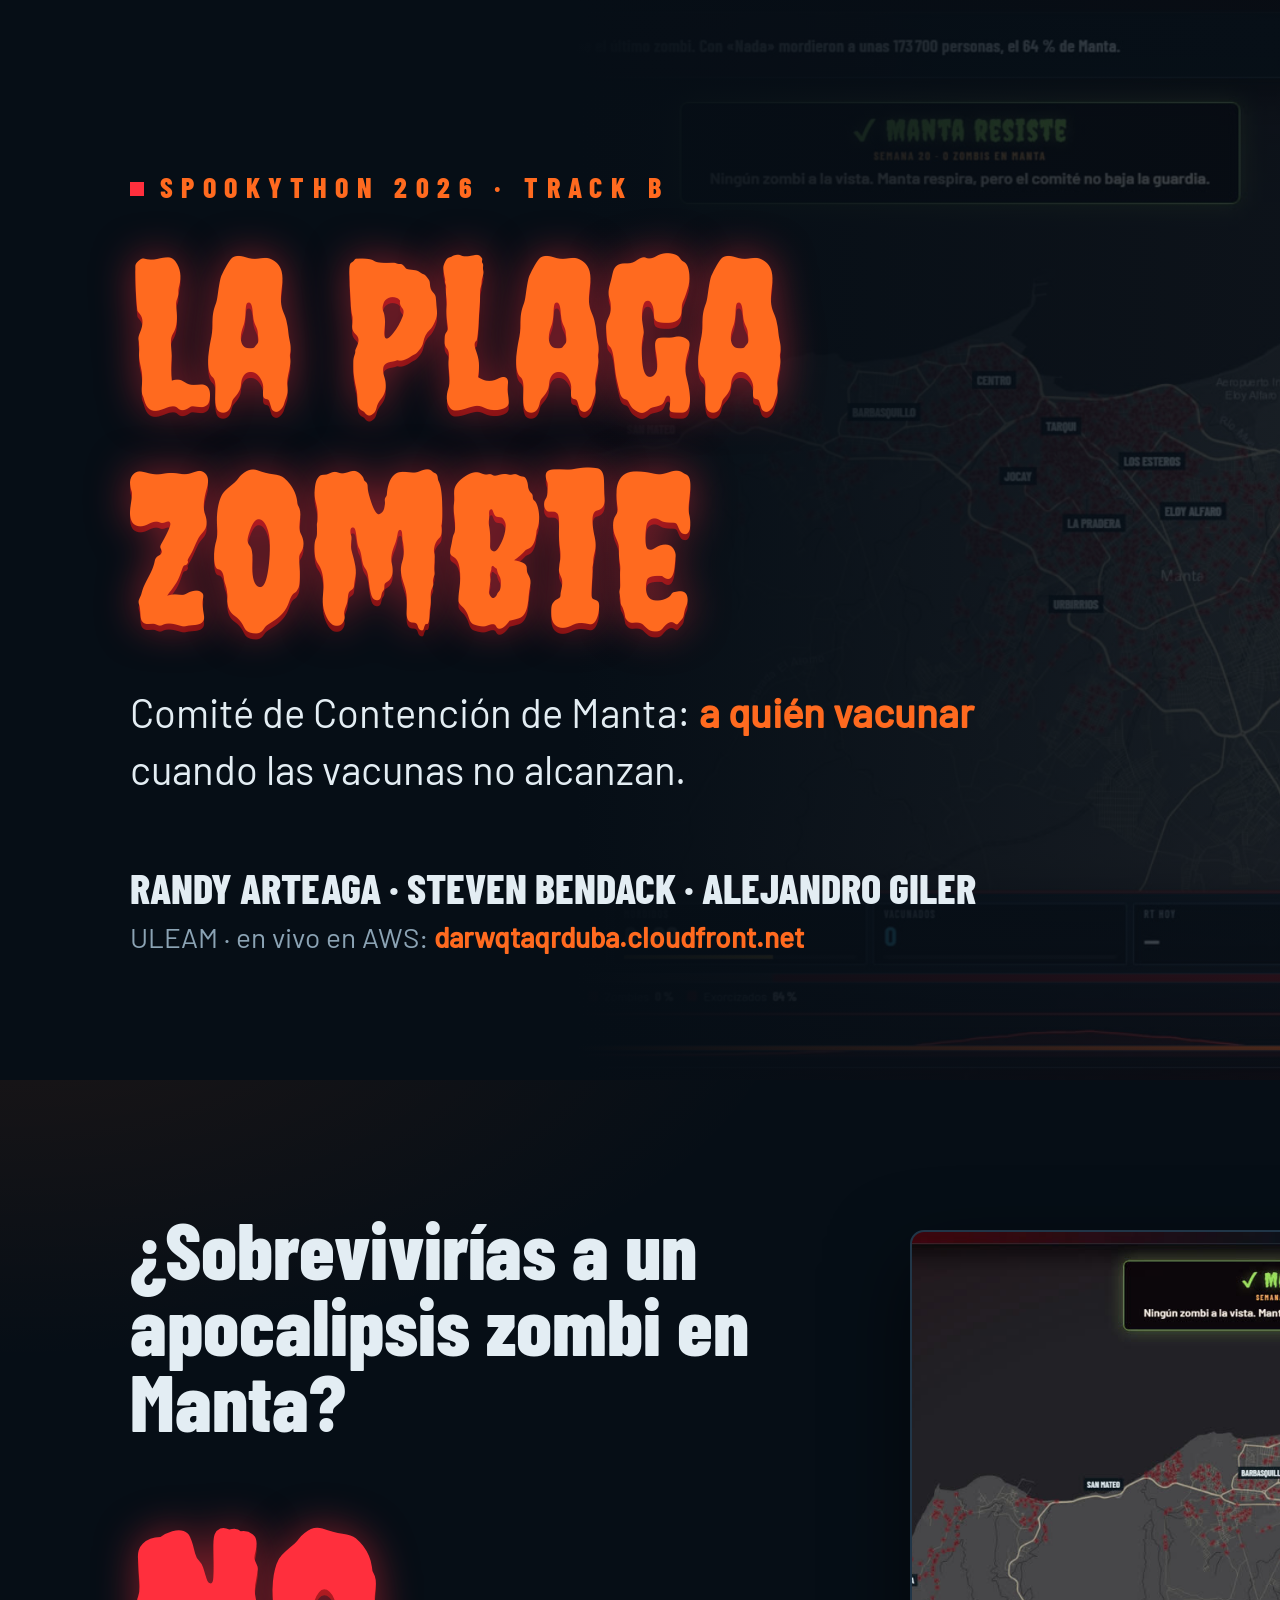
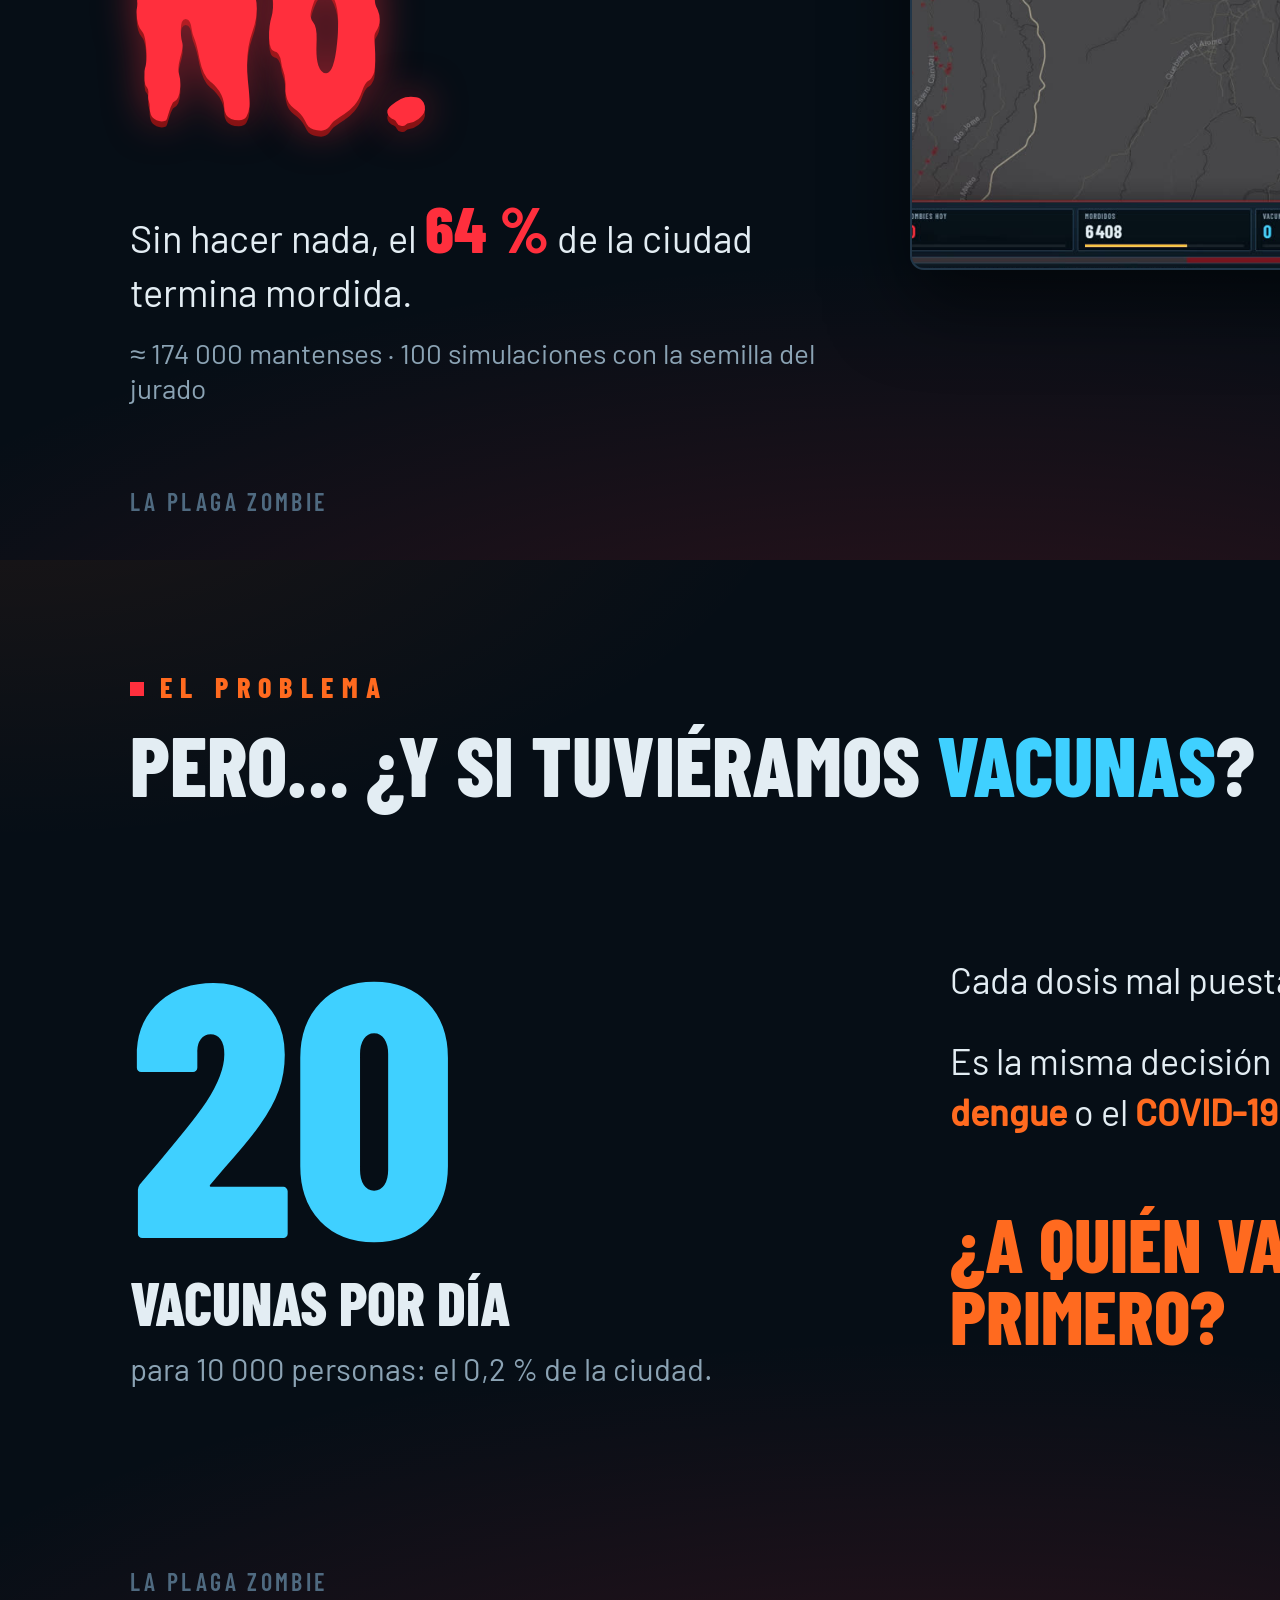
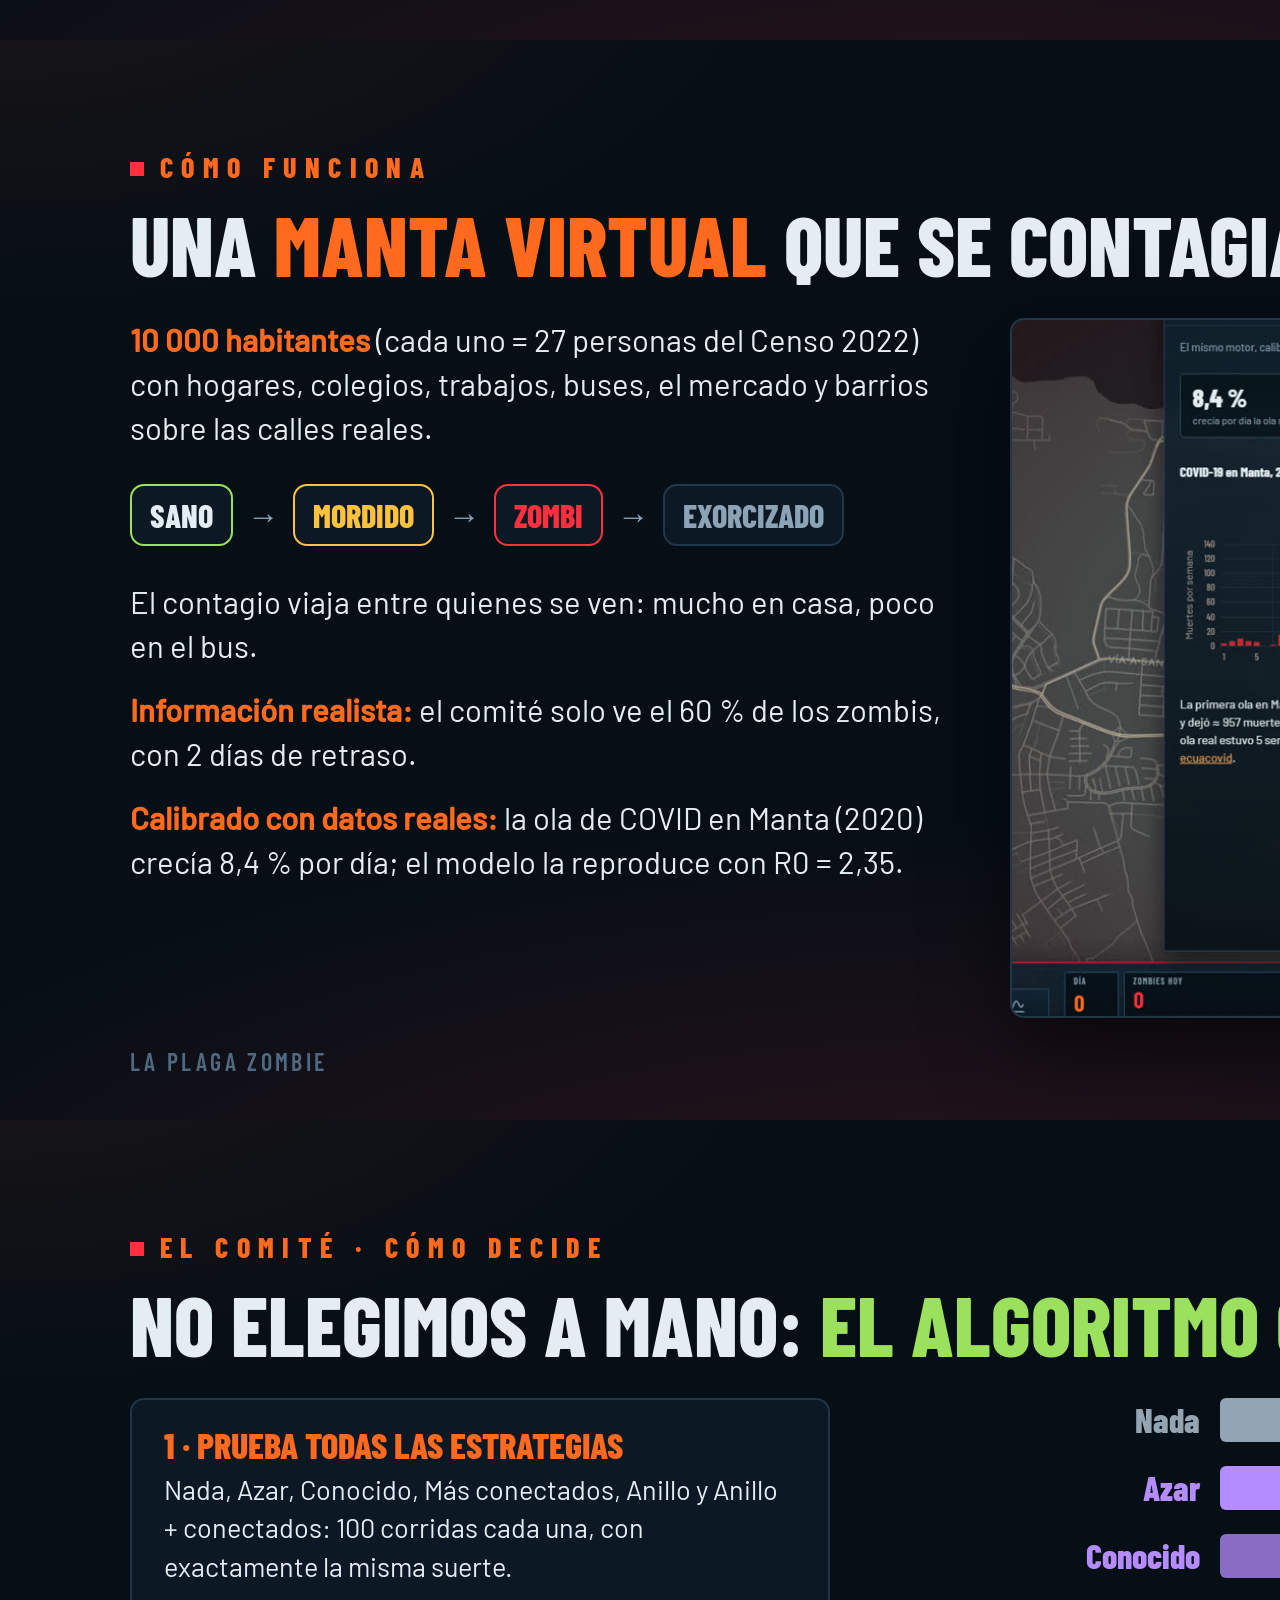
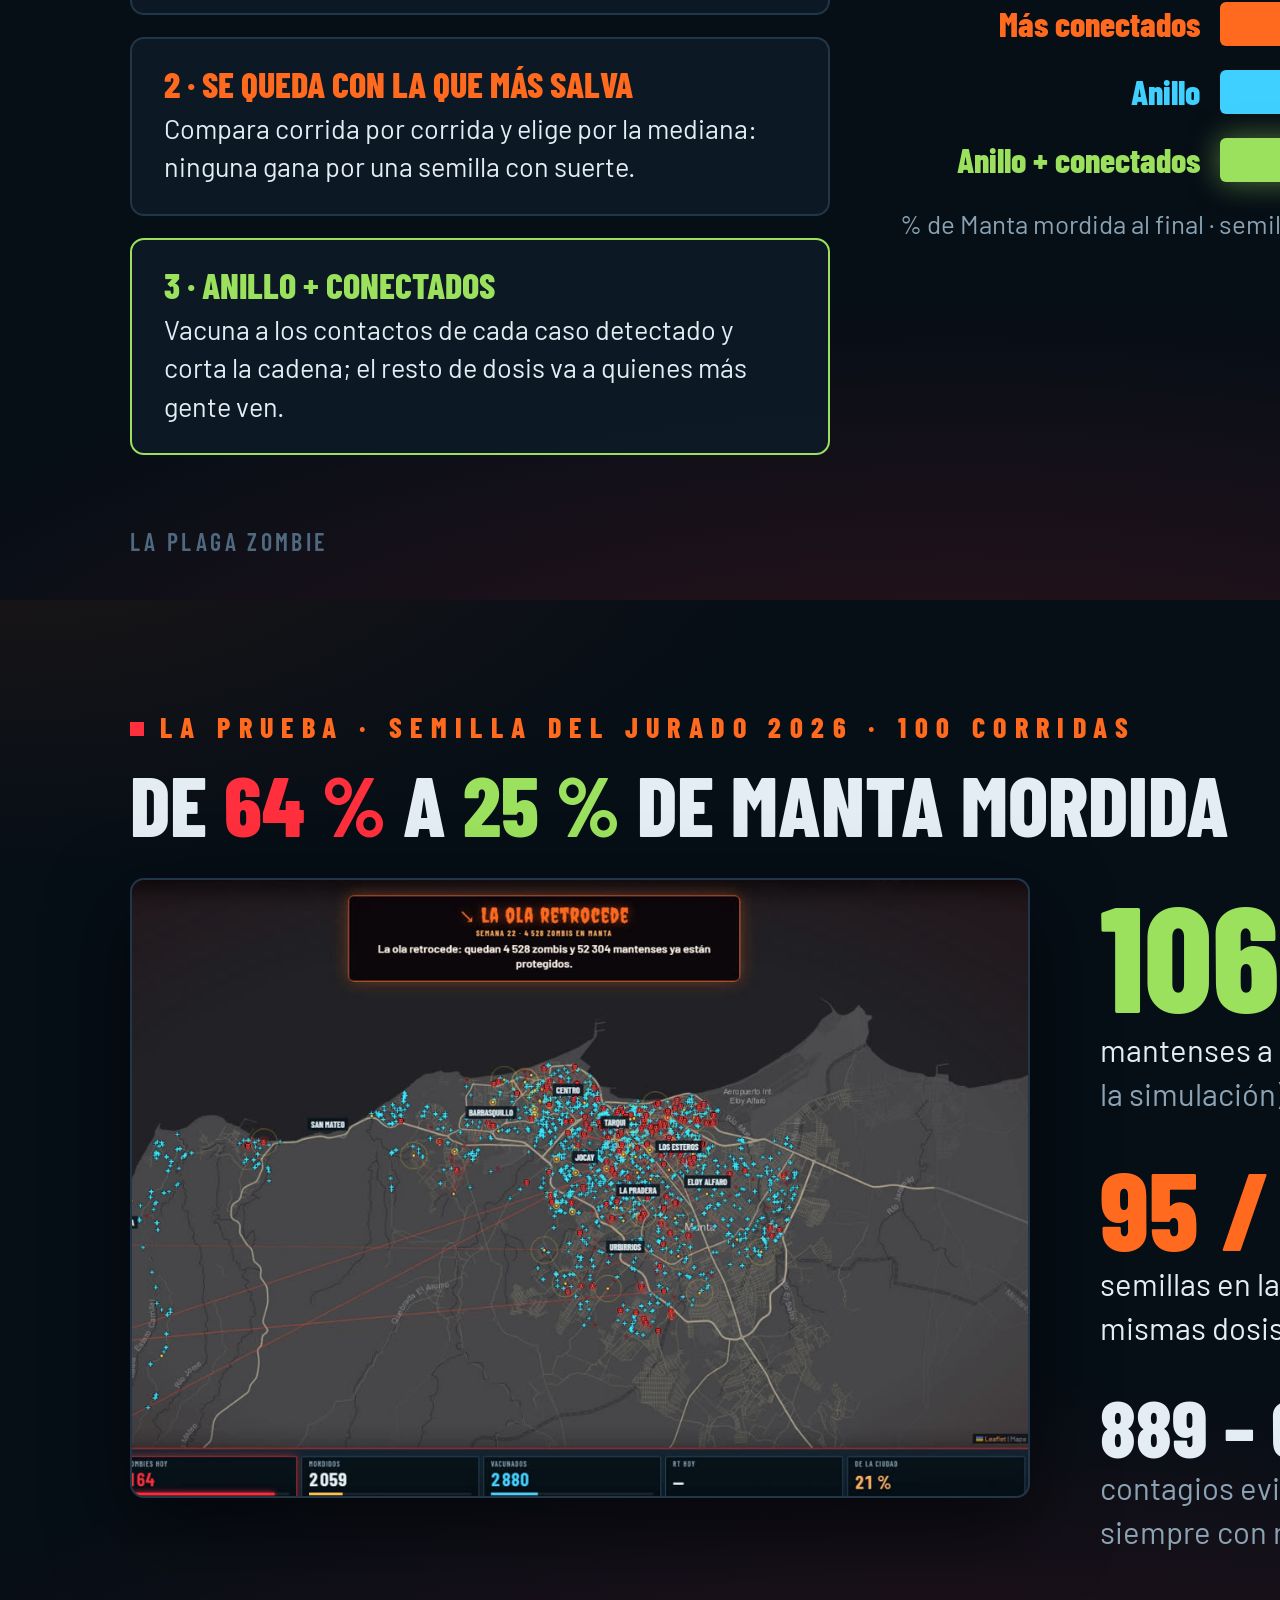
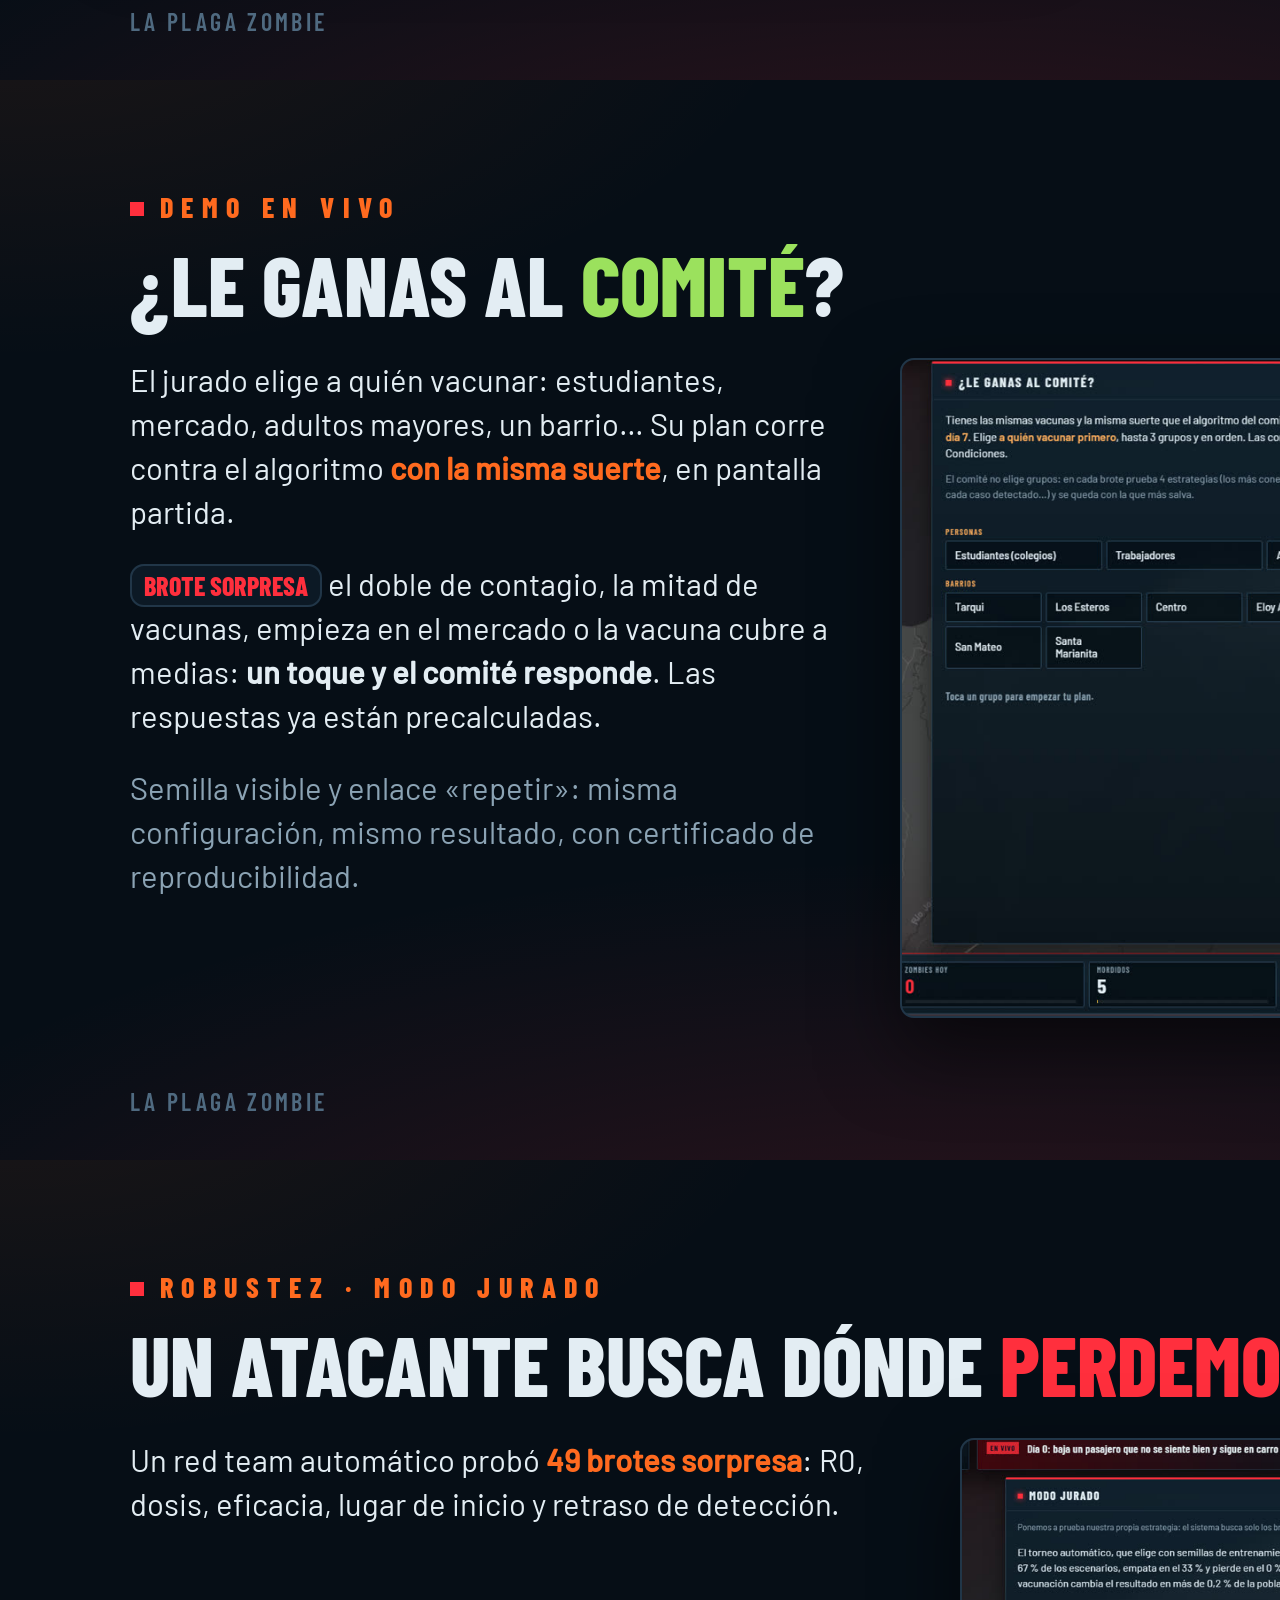
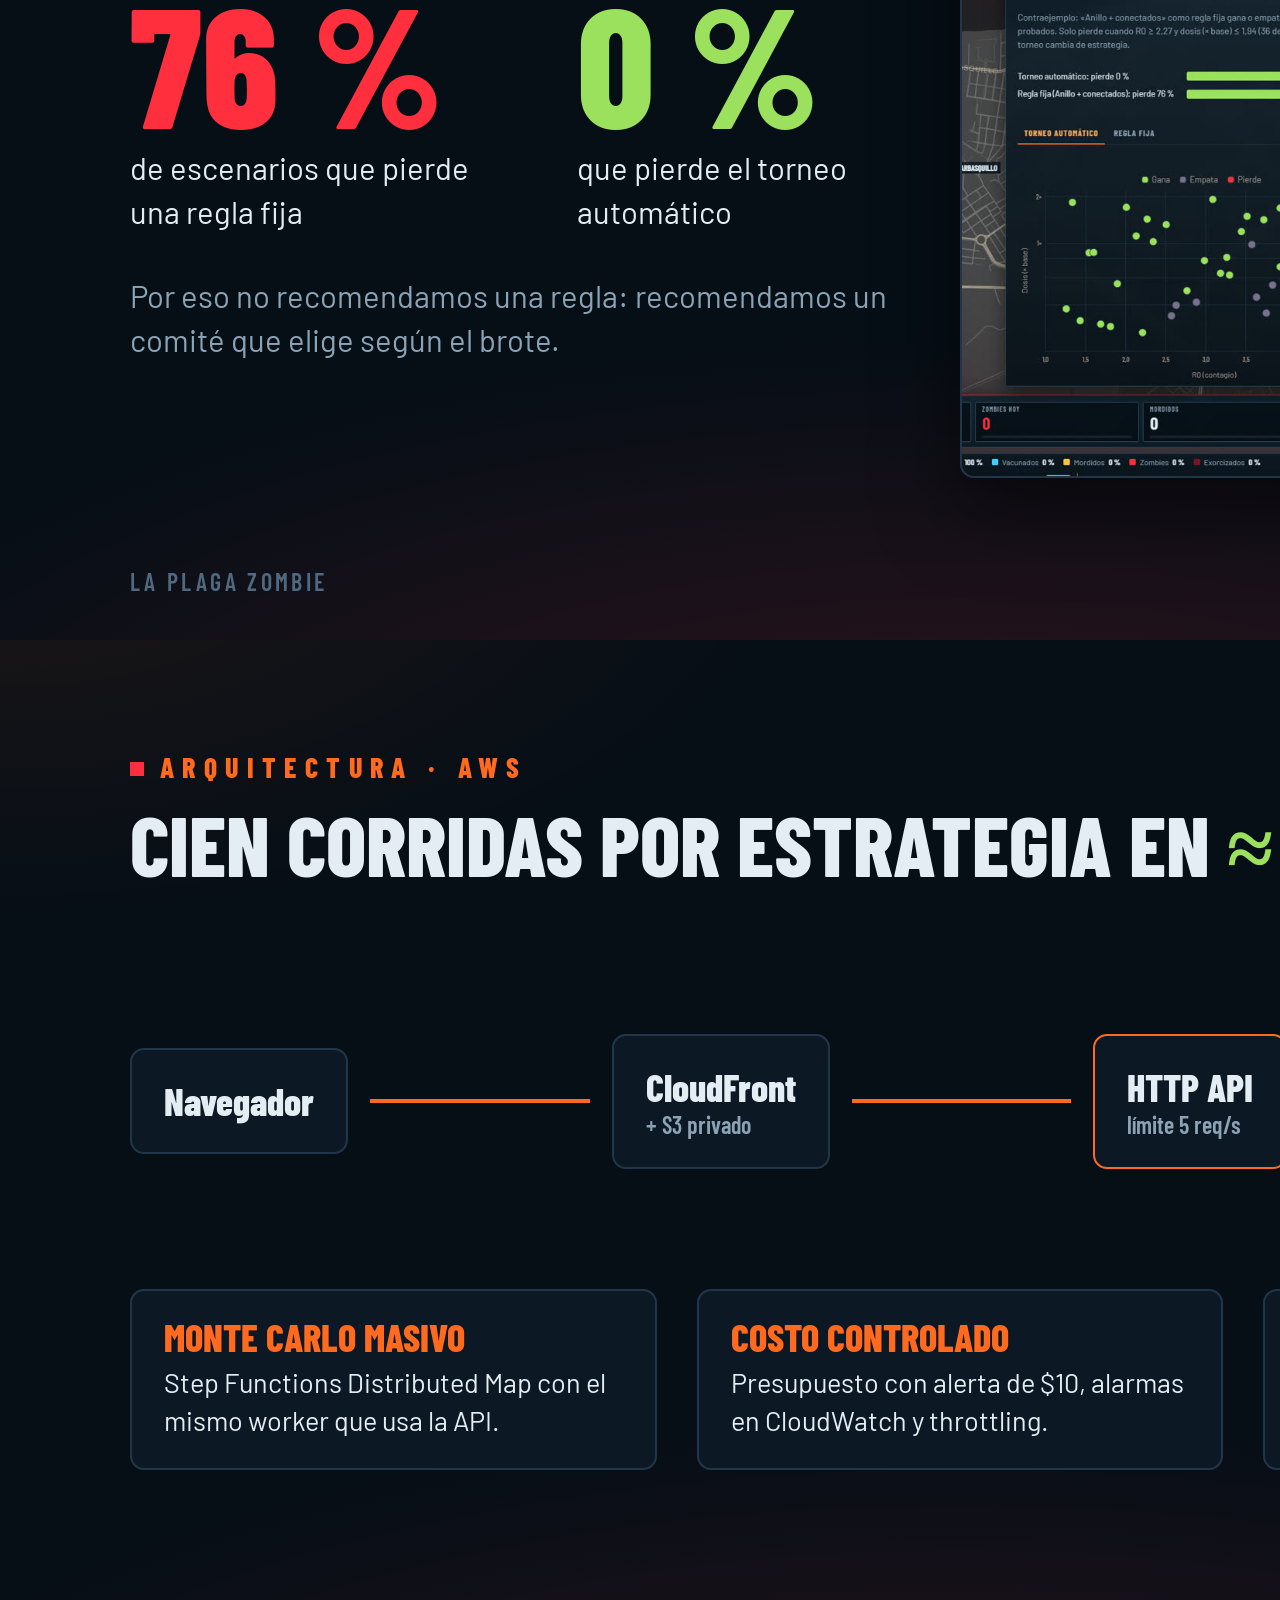
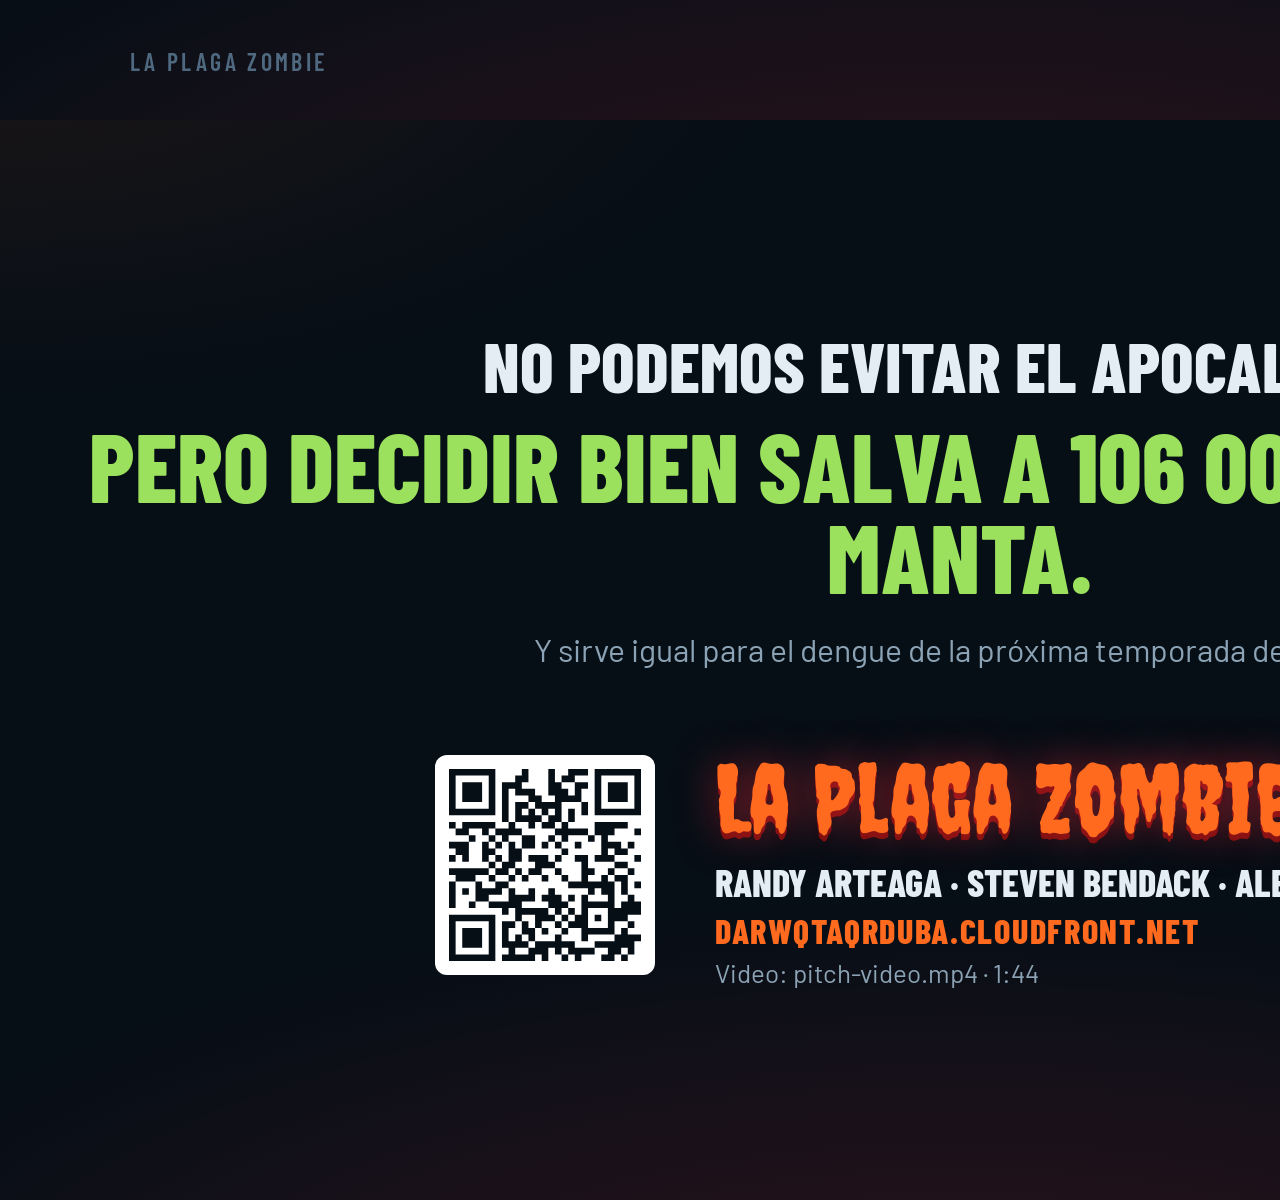
<file: docs/pitch/pitch.html>
<!doctype html>
<html lang="es">
<head>
<meta charset="UTF-8">
<title>La Plaga Zombie · Pitch</title>
<style>
@font-face{font-family:'Creepster';src:url('fonts/creepster.woff2') format('woff2')}
@font-face{font-family:'Barlow Condensed';src:url('fonts/barlowc-600.woff2') format('woff2');font-weight:600}
@font-face{font-family:'Barlow Condensed';src:url('fonts/barlowc-800.woff2') format('woff2');font-weight:800}
@font-face{font-family:'Barlow';src:url('fonts/barlow-400.woff2') format('woff2');font-weight:400}
@font-face{font-family:'Barlow';src:url('fonts/barlow-500.woff2') format('woff2');font-weight:500}
@page{size:1920px 1080px;margin:0}
:root{--night:#060e16;--card:#0d1b27;--line:#213648;--ink:#e3edf3;--soft:#8ba3b4;--pump:#ff6a1f;--ecto:#9be15d;--blood:#ff2f3d;--bit:#ffc23d;--vax:#3fd0ff;--rnd:#b58cff;--none:#93a4b3}
*{margin:0;padding:0;box-sizing:border-box}
html,body{background:var(--night);-webkit-print-color-adjust:exact;print-color-adjust:exact}
body{font-family:'Barlow',sans-serif;color:var(--ink)}
.s{position:relative;width:1920px;height:1080px;overflow:hidden;page-break-after:always;padding:110px 130px 0;
  background:radial-gradient(110% 80% at 50% 120%,rgba(255,47,61,.18),transparent 60%),radial-gradient(70% 60% at 0% -10%,rgba(255,106,31,.09),transparent 60%),var(--night)}
.eye{font-family:'Barlow Condensed';font-weight:800;letter-spacing:.3em;text-transform:uppercase;color:var(--pump);font-size:28px}
.eye:before{content:'';display:inline-block;width:14px;height:14px;background:var(--blood);margin-right:16px;vertical-align:2px}
h1,h2,.h{font-family:'Barlow Condensed';font-weight:800;text-transform:uppercase;line-height:.95}
h2{font-size:84px;margin:20px 0 34px}
.creep{font-family:'Creepster';font-weight:400;color:var(--pump);text-shadow:0 0 40px rgba(255,47,61,.5),0 6px 0 #7a1010;text-transform:none}
.p{font-size:31px;line-height:1.42}
.soft{color:var(--soft)}.pump{color:var(--pump)}.ecto{color:var(--ecto)}.blood{color:var(--blood)}.vax{color:var(--vax)}.rnd{color:var(--rnd)}.bit{color:var(--bit)}
.shot{border-radius:14px;border:2px solid var(--line);background-size:cover;background-repeat:no-repeat;box-shadow:0 30px 80px rgba(0,0,0,.55)}
.card{background:rgba(13,27,39,.9);border:2px solid var(--line);border-radius:14px;padding:28px 32px}
.foot{position:absolute;left:130px;right:130px;bottom:44px;display:flex;justify-content:space-between;font-family:'Barlow Condensed';font-weight:600;font-size:24px;letter-spacing:.14em;text-transform:uppercase;color:#4f6a80}
.num{font-family:'Barlow Condensed';font-weight:800;line-height:1}
.grid2{display:grid;grid-template-columns:1fr 1fr;gap:60px;align-items:start}
</style>
</head>
<body>

<!-- 1 · portada -->
<section class="s" style="padding:0">
  <div class="shot" style="position:absolute;inset:0;border:0;border-radius:0;background-image:url('img/mapa_nada.jpg');opacity:.55"></div>
  <div style="position:absolute;inset:0;background:linear-gradient(90deg,var(--night) 30%,rgba(6,14,22,.55) 65%,rgba(6,14,22,.2))"></div>
  <div style="position:absolute;left:130px;top:170px;width:1000px">
    <div class="eye">SpookyThon 2026 · Track B</div>
    <h1 class="creep" style="font-size:210px;line-height:1.02;margin-top:22px">La Plaga<br>Zombie</h1>
    <p class="p" style="font-size:40px;margin-top:30px;max-width:900px">Comité de Contención de Manta: <b class="pump">a quién vacunar</b> cuando las vacunas no alcanzan.</p>
    <p class="h" style="font-size:42px;margin-top:70px">Randy Arteaga · Steven Bendack · Alejandro Giler</p>
    <p class="soft" style="font-size:28px;margin-top:12px">ULEAM · en vivo en AWS: <b class="pump">darwqtaqrduba.cloudfront.net</b></p>
  </div>
</section>

<!-- 2 · gancho -->
<section class="s">
  <div class="grid2" style="grid-template-columns:720px 1fr">
    <div>
      <h2 style="font-size:80px;text-transform:none;font-family:'Barlow Condensed'">¿Sobrevivirías a un apocalipsis zombi en Manta?</h2>
      <div class="creep" style="font-size:260px;color:var(--blood);margin-top:10px">No.</div>
      <p class="p" style="font-size:38px;margin-top:20px">Sin hacer nada, el <b class="blood num" style="font-size:64px">64 %</b> de la ciudad termina mordida.</p>
      <p class="soft" style="font-size:28px;margin-top:16px">≈ 174 000 mantenses · 100 simulaciones con la semilla del jurado</p>
    </div>
    <div class="shot" style="height:640px;margin-top:40px;background-image:url('img/mapa_nada.jpg');background-position:58% 40%;background-size:150%"></div>
  </div>
  <div class="foot"><span>La Plaga Zombie</span><span>02</span></div>
</section>

<!-- 3 · problema -->
<section class="s">
  <div class="eye">El problema</div>
  <h2>Pero… ¿y si tuviéramos <span class="vax">vacunas</span>?</h2>
  <div class="grid2" style="grid-template-columns:760px 1fr;margin-top:110px">
    <div>
      <div class="num vax" style="font-size:360px">20</div>
      <div class="h" style="font-size:60px">vacunas por día</div>
      <p class="p soft" style="margin-top:16px">para 10 000 personas: el 0,2 % de la ciudad.</p>
    </div>
    <div style="padding-top:40px">
      <p class="p" style="font-size:36px">Cada dosis mal puesta es una vida que no se salva.</p>
      <p class="p" style="font-size:36px;margin-top:30px">Es la misma decisión que toma un ministerio con el <b class="pump">dengue</b> o el <b class="pump">COVID-19</b> cada temporada en Manabí.</p>
      <p class="h pump" style="font-size:76px;margin-top:70px">¿A quién vacunamos primero?</p>
    </div>
  </div>
  <div class="foot"><span>La Plaga Zombie</span><span>03</span></div>
</section>

<!-- 4 · cómo funciona -->
<section class="s">
  <div class="eye">Cómo funciona</div>
  <h2>Una <span class="pump">Manta virtual</span> que se contagia día a día</h2>
  <div class="grid2" style="grid-template-columns:820px 1fr">
    <div>
      <p class="p"><b class="pump">10 000 habitantes</b> (cada uno = 27 personas del Censo 2022) con hogares, colegios, trabajos, buses, el mercado y barrios sobre las calles reales.</p>
      <div style="display:flex;gap:14px;align-items:center;margin:34px 0;font-family:'Barlow Condensed';font-weight:800;font-size:32px">
        <span class="card" style="padding:10px 18px;border-color:var(--ecto)" >SANO</span><span class="soft">→</span>
        <span class="card bit" style="padding:10px 18px;border-color:var(--bit)">MORDIDO</span><span class="soft">→</span>
        <span class="card blood" style="padding:10px 18px;border-color:var(--blood)">ZOMBI</span><span class="soft">→</span>
        <span class="card soft" style="padding:10px 18px">EXORCIZADO</span>
      </div>
      <p class="p">El contagio viaja entre quienes se ven: mucho en casa, poco en el bus.</p>
      <p class="p" style="margin-top:20px"><b class="pump">Información realista:</b> el comité solo ve el 60 % de los zombis, con 2 días de retraso.</p>
      <p class="p" style="margin-top:20px"><b class="pump">Calibrado con datos reales:</b> la ola de COVID en Manta (2020) crecía 8,4 % por día; el modelo la reproduce con R0 = 2,35.</p>
    </div>
    <div class="shot" style="height:700px;background-image:url('img/real.jpg');background-position:22% 52%;background-size:210%"></div>
  </div>
  <div class="foot"><span>La Plaga Zombie</span><span>04</span></div>
</section>

<!-- 5 · el comité -->
<section class="s">
  <div class="eye">El comité · cómo decide</div>
  <h2>No elegimos a mano: <span class="ecto">el algoritmo compite</span></h2>
  <div class="grid2" style="grid-template-columns:700px 1fr;gap:70px">
    <div style="display:flex;flex-direction:column;gap:22px">
      <div class="card"><div class="h pump" style="font-size:36px">1 · Prueba todas las estrategias</div><p class="p" style="font-size:27px;margin-top:8px">Nada, Azar, Conocido, Más conectados, Anillo y Anillo + conectados: 100 corridas cada una, con exactamente la misma suerte.</p></div>
      <div class="card"><div class="h pump" style="font-size:36px">2 · Se queda con la que más salva</div><p class="p" style="font-size:27px;margin-top:8px">Compara corrida por corrida y elige por la mediana: ninguna gana por una semilla con suerte.</p></div>
      <div class="card" style="border-color:var(--ecto)"><div class="h ecto" style="font-size:36px">3 · Anillo + conectados</div><p class="p" style="font-size:27px;margin-top:8px">Vacuna a los contactos de cada caso detectado y corta la cadena; el resto de dosis va a quienes más gente ven.</p></div>
    </div>
    <div>
      <div style="font-family:'Barlow Condensed';font-weight:800;font-size:34px">
        <div style="display:grid;grid-template-columns:300px 1fr 110px;gap:20px;align-items:center;row-gap:24px">
          <span class="none" style="color:var(--none);text-align:right">Nada</span><span style="height:44px;width:100%;background:var(--none);border-radius:6px"></span><span>64 %</span>
          <span class="rnd" style="text-align:right">Azar</span><span style="height:44px;width:81%;background:var(--rnd);border-radius:6px"></span><span>52 %</span>
          <span class="rnd" style="text-align:right">Conocido</span><span style="height:44px;width:73%;background:var(--rnd);border-radius:6px;opacity:.75"></span><span>47 %</span>
          <span class="pump" style="text-align:right">Más conectados</span><span style="height:44px;width:50%;background:var(--pump);border-radius:6px"></span><span>32 %</span>
          <span class="vax" style="text-align:right">Anillo</span><span style="height:44px;width:45%;background:var(--vax);border-radius:6px"></span><span>29 %</span>
          <span class="ecto" style="text-align:right">Anillo + conectados</span><span style="height:44px;width:39%;background:var(--ecto);border-radius:6px;box-shadow:0 0 30px rgba(155,225,93,.5)"></span><span class="ecto">25 % ★</span>
        </div>
      </div>
      <p class="soft" style="font-size:26px;margin-top:26px">% de Manta mordida al final · semilla del jurado 2026 · 100 corridas</p>
    </div>
  </div>
  <div class="foot"><span>La Plaga Zombie</span><span>05</span></div>
</section>

<!-- 6 · la prueba -->
<section class="s">
  <div class="eye">La prueba · semilla del jurado 2026 · 100 corridas</div>
  <h2>De <span class="blood">64 %</span> a <span class="ecto">25 %</span> de Manta mordida</h2>
  <div class="grid2" style="grid-template-columns:900px 1fr;gap:70px">
    <div class="shot" style="height:620px;background-image:url('img/mapa_comite.jpg');background-position:58% 40%;background-size:150%"></div>
    <div style="display:flex;flex-direction:column;gap:36px">
      <div><div class="num ecto" style="font-size:150px">106 000</div><p class="p">mantenses a salvo frente a no hacer nada <span class="soft">(3 920 en la simulación)</span></p></div>
      <div><div class="num pump" style="font-size:110px">95 / 100</div><p class="p">semillas en las que le gana a vacunar al azar con las mismas dosis</p></div>
      <div><div class="num" style="font-size:80px">889 – 6 510</div><p class="p soft">contagios evitados en el 90 % de las corridas: siempre con rango</p></div>
    </div>
  </div>
  <div class="foot"><span>La Plaga Zombie</span><span>06</span></div>
</section>

<!-- 7 · demo en vivo -->
<section class="s">
  <div class="eye">Demo en vivo</div>
  <h2>¿Le ganas al <span class="ecto">comité</span>?</h2>
  <div class="grid2" style="grid-template-columns:700px 1fr;gap:70px">
    <div>
      <p class="p">El jurado elige a quién vacunar: estudiantes, mercado, adultos mayores, un barrio… Su plan corre contra el algoritmo <b class="pump">con la misma suerte</b>, en pantalla partida.</p>
      <p class="p" style="margin-top:28px"><span class="card blood h" style="padding:4px 12px;font-size:26px">Brote sorpresa</span> el doble de contagio, la mitad de vacunas, empieza en el mercado o la vacuna cubre a medias: <b>un toque y el comité responde</b>. Las respuestas ya están precalculadas.</p>
      <p class="p soft" style="margin-top:28px">Semilla visible y enlace «repetir»: misma configuración, mismo resultado, con certificado de reproducibilidad.</p>
    </div>
    <div class="shot" style="height:660px;background-image:url('img/challenge.jpg');background-position:50% 46%;background-size:160%"></div>
  </div>
  <div class="foot"><span>La Plaga Zombie</span><span>07</span></div>
</section>

<!-- 8 · robustez -->
<section class="s">
  <div class="eye">Robustez · modo jurado</div>
  <h2>Un atacante busca dónde <span class="blood">perdemos</span></h2>
  <div class="grid2" style="grid-template-columns:760px 1fr;gap:70px">
    <div>
      <p class="p">Un red team automático probó <b class="pump">49 brotes sorpresa</b>: R0, dosis, eficacia, lugar de inicio y retraso de detección.</p>
      <div style="display:flex;gap:70px;margin-top:50px">
        <div><div class="num blood" style="font-size:170px">76 %</div><p class="p">de escenarios que pierde una regla fija</p></div>
        <div><div class="num ecto" style="font-size:170px">0 %</div><p class="p">que pierde el torneo automático</p></div>
      </div>
      <p class="p soft" style="margin-top:40px">Por eso no recomendamos una regla: recomendamos un comité que elige según el brote.</p>
    </div>
    <div class="shot" style="height:640px;background-image:url('img/jury.jpg');background-position:52% 34%;background-size:150%"></div>
  </div>
  <div class="foot"><span>La Plaga Zombie</span><span>08</span></div>
</section>

<!-- 9 · arquitectura -->
<section class="s">
  <div class="eye">Arquitectura · AWS</div>
  <h2>Cien corridas por estrategia en <span class="ecto">≈ 8 s</span></h2>
  <div style="display:flex;align-items:center;gap:22px;margin-top:150px;font-family:'Barlow Condensed';font-weight:800;font-size:38px">
    <div class="card">Navegador</div><div style="flex:1;height:4px;background:var(--pump)"></div>
    <div class="card">CloudFront<div class="soft" style="font-size:24px;font-weight:600">+ S3 privado</div></div><div style="flex:1;height:4px;background:var(--pump)"></div>
    <div class="card" style="border-color:var(--pump)">HTTP API<div class="soft" style="font-size:24px;font-weight:600">límite 5 req/s</div></div><div style="flex:1;height:4px;background:var(--pump)"></div>
    <div class="card" style="border-color:var(--ecto)">Lambda × 10<div class="soft" style="font-size:24px;font-weight:600">fan-out en paralelo</div></div>
  </div>
  <div class="grid2" style="grid-template-columns:1fr 1fr 1fr;gap:40px;margin-top:120px">
    <div class="card"><div class="h pump" style="font-size:38px">Monte Carlo masivo</div><p class="p" style="font-size:27px;margin-top:8px">Step Functions Distributed Map con el mismo worker que usa la API.</p></div>
    <div class="card"><div class="h pump" style="font-size:38px">Costo controlado</div><p class="p" style="font-size:27px;margin-top:8px">Presupuesto con alerta de $10, alarmas en CloudWatch y throttling.</p></div>
    <div class="card"><div class="h pump" style="font-size:38px">Confiable</div><p class="p" style="font-size:27px;margin-top:8px">85 pruebas automáticas; GitHub Actions despliega solo si pasan.</p></div>
  </div>
  <div class="foot"><span>La Plaga Zombie</span><span>09</span></div>
</section>

<!-- 10 · cierre -->
<section class="s" style="display:flex;flex-direction:column;align-items:center;justify-content:center;text-align:center;padding:0">
  <p class="h" style="font-size:70px">No podemos evitar el apocalipsis.</p>
  <p class="h ecto" style="font-size:96px;margin-top:20px">Pero decidir bien salva a 106 000 personas en Manta.</p>
  <p class="p soft" style="font-size:32px;margin-top:26px">Y sirve igual para el dengue de la próxima temporada de lluvias.</p>
  <div style="display:flex;gap:60px;align-items:center;margin-top:70px;text-align:left">
    <img src="img/qr.svg" alt="" style="width:220px;height:220px;background:#fff;padding:14px;border-radius:12px">
    <div>
      <div class="creep" style="font-size:96px">La Plaga Zombie</div>
      <p class="h" style="font-size:38px;margin-top:10px">Randy Arteaga · Steven Bendack · Alejandro Giler</p>
      <p class="h pump" style="font-size:34px;margin-top:14px;letter-spacing:.05em">darwqtaqrduba.cloudfront.net</p>
      <p class="soft" style="font-size:26px;margin-top:10px">Video: pitch-video.mp4 · 1:44</p>
    </div>
  </div>
</section>

</body>
</html>
</file>
